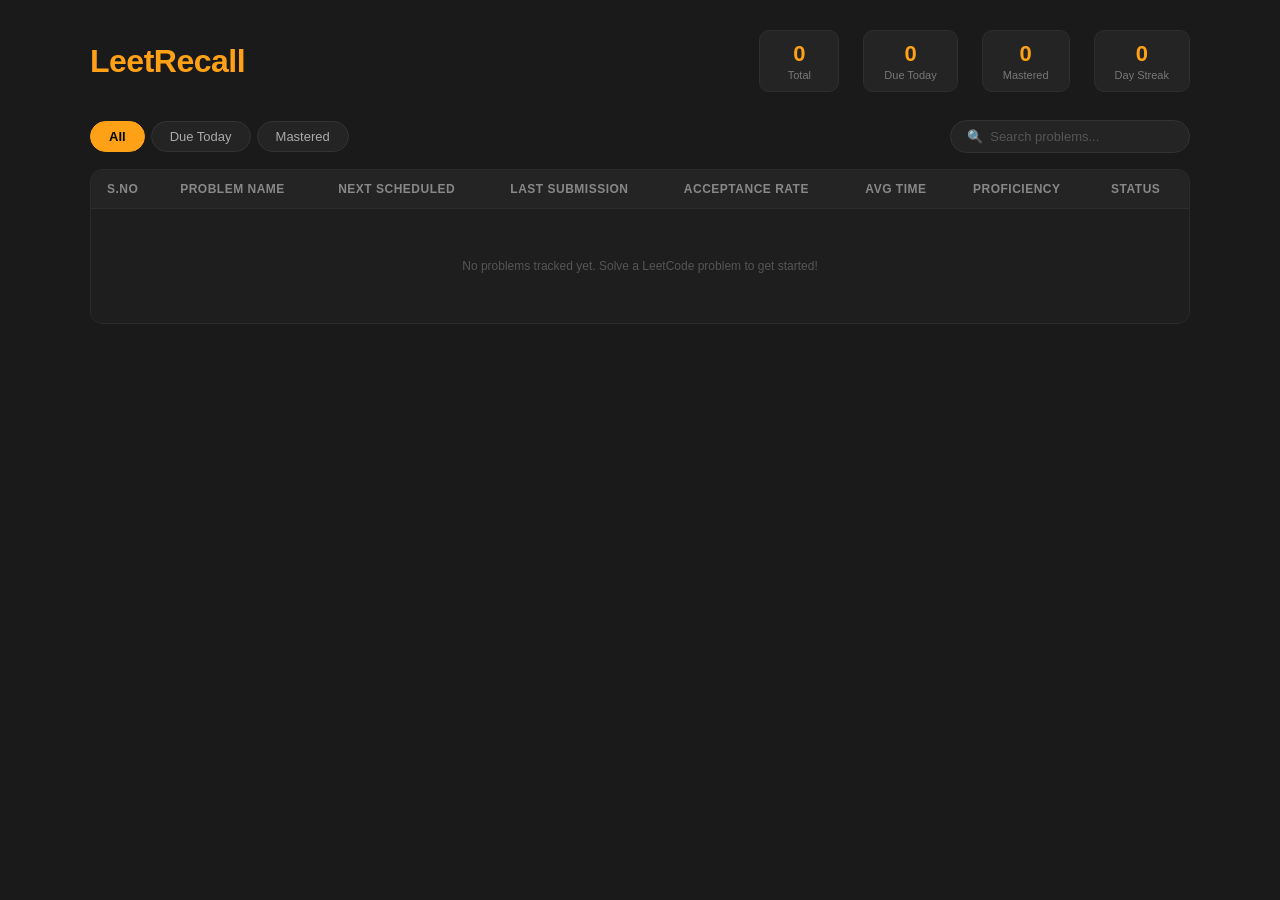
<file: index.html>
<!DOCTYPE html>
<html lang="en">
<head>
  <meta charset="UTF-8">
  <title>LeetRecall</title>
  <link rel="stylesheet" href="index.css">
</head>
<body>

  <div class="container">

    <!-- Header -->
    <div class="header">
      <h1>LeetRecall</h1>
      <div class="stats-bar">
        <div class="stat"><span id="total">0</span><label>Total</label></div>
        <div class="stat"><span id="due-today">0</span><label>Due Today</label></div>
        <div class="stat"><span id="mastered">0</span><label>Mastered</label></div>
        <div class="stat"><span id="streak">0</span><label>Day Streak</label></div>
      </div>
    </div>

    <!-- Filters -->
    <div class="controls">
      <div class="tabs">
        <button class="tab active" data-filter="all">All</button>
        <button class="tab" data-filter="due">Due Today</button>
        <button class="tab" data-filter="mastered">Mastered</button>
      </div>
      <input type="text" id="search" placeholder="🔍  Search problems..." />
    </div>

    <!-- Table -->
    <div class="table-wrapper">
      <table>
        <thead>
          <tr>
            <th>S.No</th>
            <th>Problem Name</th>
            <th>Next Scheduled</th>
            <th>Last Submission</th>
            <th>Acceptance Rate</th>
            <th>Avg Time</th>
            <th>Proficiency</th>
            <th>Status</th>
          </tr>
        </thead>
        <tbody id="problem-table">
          <tr>
            <td colspan="8" class="empty-row">No problems tracked yet. Solve a LeetCode problem to get started!</td>
          </tr>
        </tbody>
      </table>
    </div>

  </div>

  <script src="index.js"></script>
</body>
</html>
</file>
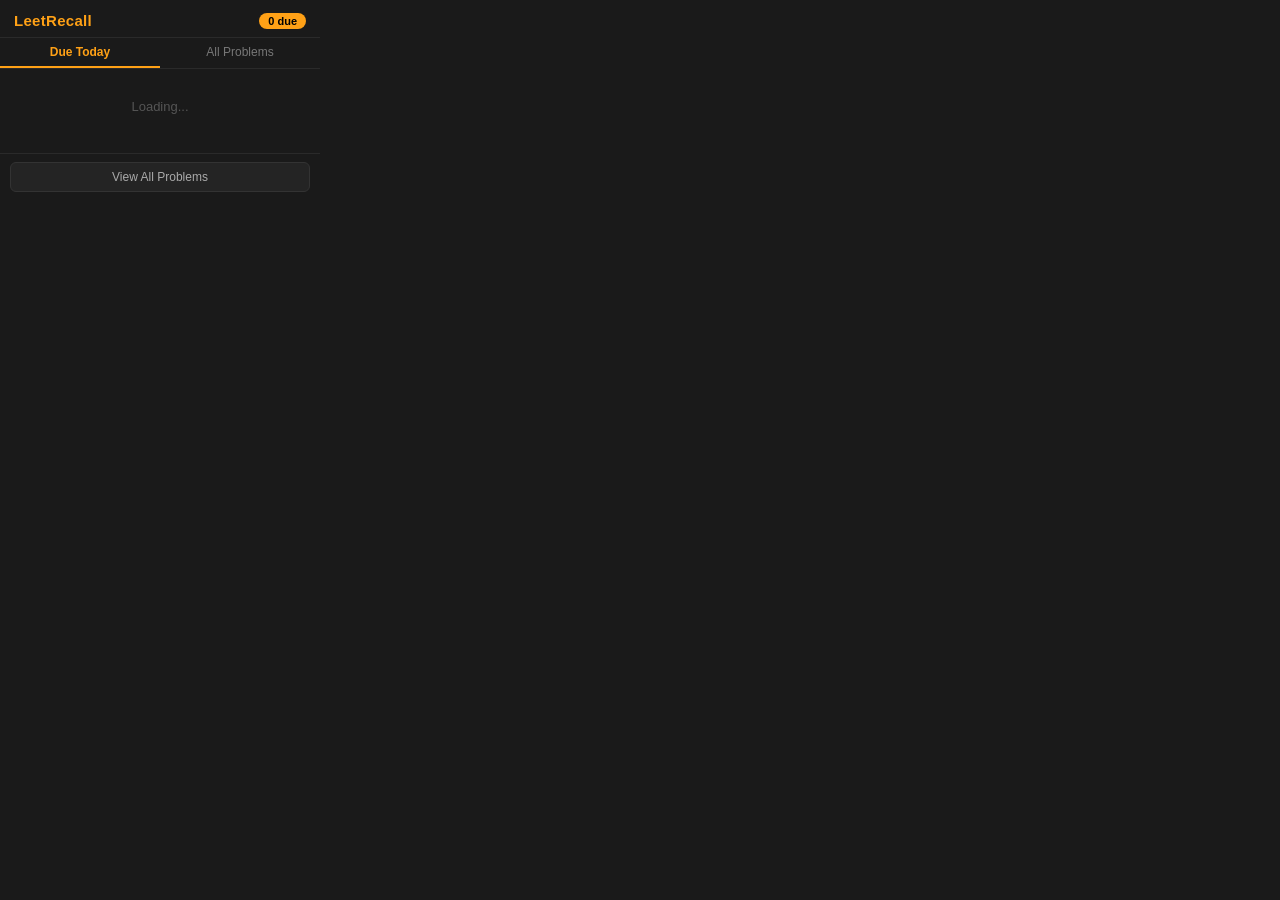
<file: popup.html>
<!DOCTYPE html>
<html lang="en">
<head>
  <meta charset="UTF-8">
  <title>LeetRecall</title>
  <link rel="stylesheet" href="style.css">
</head>
<body>

  <!-- Header -->
  <div class="header">
    <h2>LeetRecall</h2>
    <span id="due-count" class="badge">0 due</span>
  </div>

  <!-- Tabs -->
  <div id="tabs">
    <button class="tab active" data-tab="due">Due Today</button>
    <button class="tab" data-tab="all">All Problems</button>
  </div>

  <!-- Problem list -->
  <div id="content">
    <p class="loading">Loading...</p>
  </div>

  <!-- Footer with dashboard link -->
  <div class="footer">
    <button id="open-dashboard">View All Problems</button>
  </div>

  <script src="popup.js"></script>
</body>
</html>
</file>
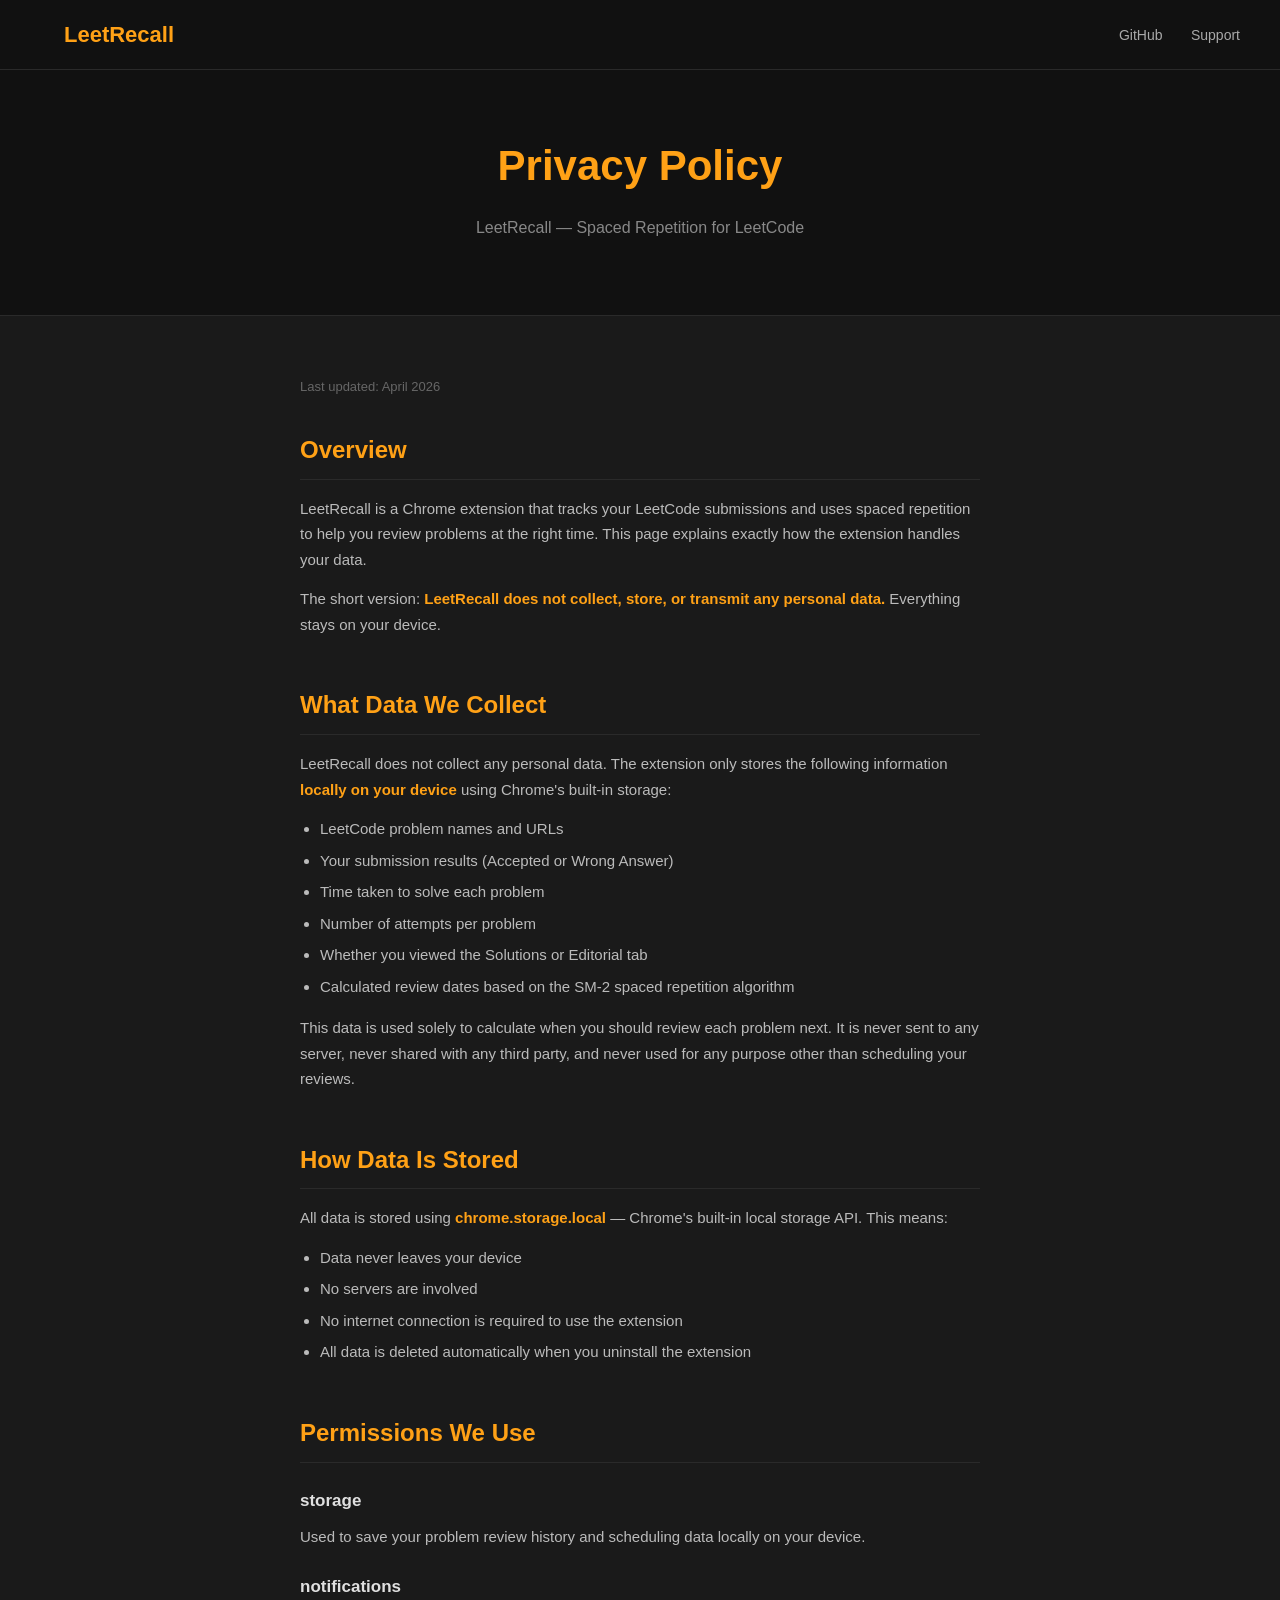
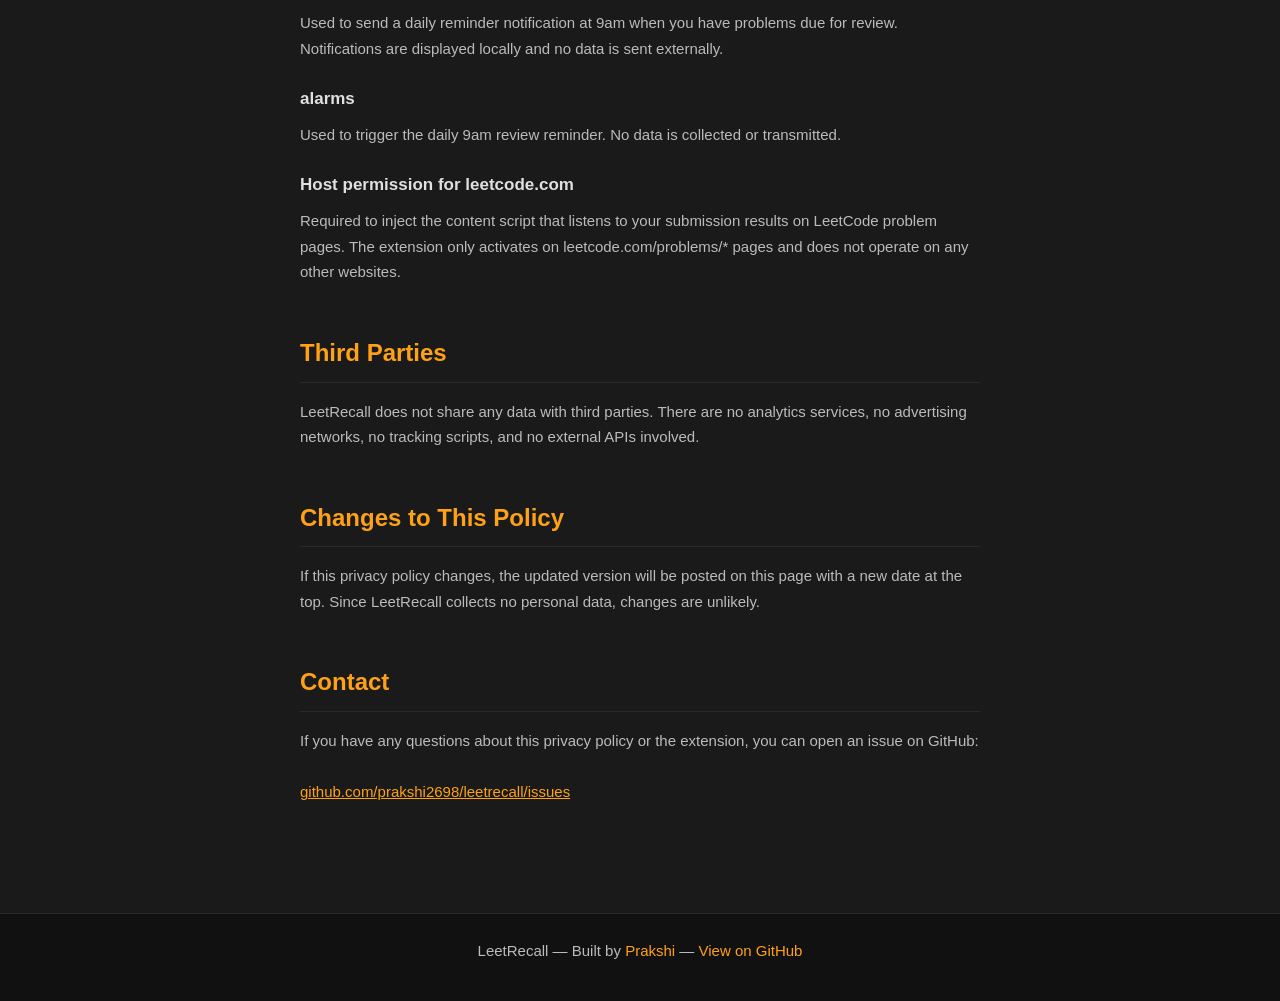
<file: privacy.html>
<!DOCTYPE html>
<html lang="en">

<head>
  <meta charset="UTF-8">
  <meta name="viewport" content="width=device-width, initial-scale=1.0">
  <title>LeetRecall - Privacy Policy</title>
  <style>
    * { box-sizing: border-box; margin: 0; padding: 0; }

    body {
      font-family: -apple-system, BlinkMacSystemFont, "Segoe UI", Roboto, sans-serif;
      background: #1a1a1a;
      color: #e0e0e0;
      min-height: 100vh;
      line-height: 1.7;
    }

    nav {
      background: #111;
      padding: 16px 40px;
      display: flex;
      align-items: center;
      justify-content: space-between;
      border-bottom: 1px solid #2a2a2a;
    }

    .logo {
      font-size: 22px;
      font-weight: 800;
      color: #ffa116;
      text-decoration: none;
    }

    nav a {
      color: #aaa;
      text-decoration: none;
      font-size: 14px;
      margin-left: 24px;
      transition: color 0.15s;
    }

    nav a:hover { color: #ffa116; }

    header {
      background: #111;
      padding: 60px 40px;
      text-align: center;
      border-bottom: 1px solid #2a2a2a;
    }

    header h1 {
      font-size: 42px;
      font-weight: 800;
      color: #ffa116;
      margin-bottom: 12px;
    }

    header p {
      font-size: 16px;
      color: #888;
    }

    main {
      max-width: 760px;
      margin: 0 auto;
      padding: 60px 40px;
    }

    section {
      margin-bottom: 48px;
    }

    h2 {
      font-size: 24px;
      font-weight: 700;
      color: #ffa116;
      margin-bottom: 16px;
      padding-bottom: 8px;
      border-bottom: 1px solid #2a2a2a;
    }

    h3 {
      font-size: 17px;
      font-weight: 600;
      color: #e0e0e0;
      margin: 24px 0 8px;
    }

    p {
      font-size: 15px;
      color: #bbb;
      margin-bottom: 14px;
    }

    ul {
      margin: 8px 0 16px 20px;
      color: #bbb;
      font-size: 15px;
    }

    ul li { margin-bottom: 6px; }

    .highlight {
      color: #ffa116;
      font-weight: 600;
    }

    .last-updated {
      font-size: 13px;
      color: #666;
      margin-bottom: 32px;
    }

    footer {
      background: #111;
      border-top: 1px solid #2a2a2a;
      padding: 24px 40px;
      text-align: center;
      color: #555;
      font-size: 13px;
    }

    footer a {
      color: #ffa116;
      text-decoration: none;
    }
  </style>
</head>

<body>

  <nav>
    <a class="logo" href="#">LeetRecall</a>
    <div>
      <a href="https://github.com/prakshi2698/leetrecall">GitHub</a>
      <a href="https://github.com/prakshi2698/leetrecall/issues">Support</a>
    </div>
  </nav>

  <header>
    <h1>Privacy Policy</h1>
    <p>LeetRecall — Spaced Repetition for LeetCode</p>
  </header>

  <main>
    <p class="last-updated">Last updated: April 2026</p>

    <section>
      <h2>Overview</h2>
      <p>
        LeetRecall is a Chrome extension that tracks your LeetCode submissions and uses spaced repetition to help you review problems at the right time. This page explains exactly how the extension handles your data.
      </p>
      <p>
        The short version: <span class="highlight">LeetRecall does not collect, store, or transmit any personal data.</span> Everything stays on your device.
      </p>
    </section>

    <section>
      <h2>What Data We Collect</h2>
      <p>LeetRecall does not collect any personal data. The extension only stores the following information <span class="highlight">locally on your device</span> using Chrome's built-in storage:</p>
      <ul>
        <li>LeetCode problem names and URLs</li>
        <li>Your submission results (Accepted or Wrong Answer)</li>
        <li>Time taken to solve each problem</li>
        <li>Number of attempts per problem</li>
        <li>Whether you viewed the Solutions or Editorial tab</li>
        <li>Calculated review dates based on the SM-2 spaced repetition algorithm</li>
      </ul>
      <p>This data is used solely to calculate when you should review each problem next. It is never sent to any server, never shared with any third party, and never used for any purpose other than scheduling your reviews.</p>
    </section>

    <section>
      <h2>How Data Is Stored</h2>
      <p>
        All data is stored using <span class="highlight">chrome.storage.local</span> — Chrome's built-in local storage API. This means:
      </p>
      <ul>
        <li>Data never leaves your device</li>
        <li>No servers are involved</li>
        <li>No internet connection is required to use the extension</li>
        <li>All data is deleted automatically when you uninstall the extension</li>
      </ul>
    </section>

    <section>
      <h2>Permissions We Use</h2>
      <h3>storage</h3>
      <p>Used to save your problem review history and scheduling data locally on your device.</p>
      
      <h3>notifications</h3>
      <p>Used to send a daily reminder notification at 9am when you have problems due for review. Notifications are displayed locally and no data is sent externally.</p>

      <h3>alarms</h3>
      <p>Used to trigger the daily 9am review reminder. No data is collected or transmitted.</p>

      <h3>Host permission for leetcode.com</h3>
      <p>Required to inject the content script that listens to your submission results on LeetCode problem pages. The extension only activates on leetcode.com/problems/* pages and does not operate on any other websites.</p>
    </section>

    <section>
      <h2>Third Parties</h2>
      <p>
        LeetRecall does not share any data with third parties. There are no analytics services, no advertising networks, no tracking scripts, and no external APIs involved.
      </p>
    </section>

    <section>
      <h2>Changes to This Policy</h2>
      <p>
        If this privacy policy changes, the updated version will be posted on this page with a new date at the top. Since LeetRecall collects no personal data, changes are unlikely.
      </p>
    </section>

    <section>
      <h2>Contact</h2>
      <p>
        If you have any questions about this privacy policy or the extension, you can open an issue on GitHub:
        <br><br>
        <a href="https://github.com/prakshi2698/leetrecall/issues" style="color:#ffa116">github.com/prakshi2698/leetrecall/issues</a>
      </p>
    </section>

  </main>

  <footer>
    <p>LeetRecall &mdash; Built by <a href="https://github.com/prakshi2698">Prakshi</a> &mdash; <a href="https://github.com/prakshi2698/leetrecall">View on GitHub</a></p>
  </footer>

</body>
</html>
</file>
<file: index.css>
/* ============================================================
   LeetRecall Dashboard
   ============================================================ */

* { box-sizing: border-box; margin: 0; padding: 0; }

body {
  font-family: -apple-system, BlinkMacSystemFont, "Segoe UI", Roboto, sans-serif;
  background: #1a1a1a;
  color: #e0e0e0;
  min-height: 100vh;
  padding: 30px 40px;
}

.container { max-width: 1100px; margin: 0 auto; }

/* ── Header ───────────────────────────────────────────────── */
.header {
  display: flex;
  justify-content: space-between;
  align-items: center;
  margin-bottom: 28px;
  flex-wrap: wrap;
  gap: 16px;
}

h1 {
  font-size: 32px;
  font-weight: 800;
  color: #ffa116;
  letter-spacing: -0.5px;
}

/* ── Stats bar ────────────────────────────────────────────── */
.stats-bar {
  display: flex;
  gap: 24px;
}

.stat {
  display: flex;
  flex-direction: column;
  align-items: center;
  background: #242424;
  border: 1px solid #2e2e2e;
  border-radius: 10px;
  padding: 10px 20px;
  min-width: 80px;
}

.stat span {
  font-size: 22px;
  font-weight: 700;
  color: #ffa116;
}

.stat label {
  font-size: 11px;
  color: #777;
  margin-top: 2px;
}

/* ── Controls ─────────────────────────────────────────────── */
.controls {
  display: flex;
  justify-content: space-between;
  align-items: center;
  margin-bottom: 16px;
  gap: 16px;
  flex-wrap: wrap;
}

.tabs { display: flex; gap: 6px; }

.tab {
  padding: 7px 18px;
  background: #242424;
  border: 1px solid #333;
  border-radius: 20px;
  color: #aaa;
  cursor: pointer;
  font-size: 13px;
  font-weight: 500;
  transition: all 0.15s;
}

.tab:hover { border-color: #ffa116; color: #ffa116; }

.tab.active {
  background: #ffa116;
  color: #000;
  font-weight: 700;
  border-color: #ffa116;
}

#search {
  padding: 8px 16px;
  background: #242424;
  border: 1px solid #333;
  border-radius: 20px;
  color: #e0e0e0;
  font-size: 13px;
  width: 240px;
  outline: none;
  transition: border 0.15s;
}

#search:focus { border-color: #ffa116; }
#search::placeholder { color: #555; }

/* ── Table ────────────────────────────────────────────────── */
.table-wrapper {
  background: #1e1e1e;
  border: 1px solid #2a2a2a;
  border-radius: 12px;
  overflow: hidden;
}

table {
  width: 100%;
  border-collapse: collapse;
}

thead tr {
  background: #242424;
  border-bottom: 1px solid #2e2e2e;
}

th {
  padding: 12px 16px;
  text-align: left;
  font-size: 12px;
  font-weight: 600;
  color: #888;
  text-transform: uppercase;
  letter-spacing: 0.5px;
  white-space: nowrap;
}

tbody tr {
  border-bottom: 1px solid #252525;
  transition: background 0.1s;
}

tbody tr:last-child { border-bottom: none; }
tbody tr:hover { background: #242424; }

td {
  padding: 13px 16px;
  font-size: 13px;
  vertical-align: middle;
}

/* S.No */
td:first-child { color: #555; font-size: 12px; }

/* Problem name link */
.prob-link {
  color: #e0e0e0;
  text-decoration: none;
  font-weight: 500;
}
.prob-link:hover { color: #ffa116; }

/* Dates */
.date-cell { color: #aaa; font-size: 12px; }
.date-due  { color: #ffa116; font-weight: 600; }

/* Acceptance rate */
.rate-high   { color: #00b8a3; }
.rate-medium { color: #ffc01e; }
.rate-low    { color: #ef4743; }

/* Proficiency badges */
.badge {
  display: inline-block;
  padding: 3px 10px;
  border-radius: 12px;
  font-size: 11px;
  font-weight: 700;
  text-transform: uppercase;
  letter-spacing: 0.3px;
}

.badge-novice    { background: #1c3a5a; color: #5b9bd5; }
.badge-learning  { background: #3a2a00; color: #ffa116; }
.badge-familiar  { background: #1a3a1a; color: #00b8a3; }
.badge-proficient{ background: #2a1a3a; color: #c084fc; }
.badge-mastered  { background: #1a3a2a; color: #4ade80; }

/* Status */
.status-due      { color: #ffa116; font-weight: 600; font-size: 12px; }
.status-upcoming { color: #555;    font-size: 12px; }
.status-mastered { color: #4ade80; font-size: 12px; }

/* Empty state */
.empty-row {
  text-align: center;
  padding: 50px !important;
  color: #555;
  font-size: 14px;
}
</file>
<file: style.css>
/* styles.css — LeetRecall Popup UI */


* {
  box-sizing: border-box;
  margin: 0;
  padding: 0;
}

body {
  font-family: -apple-system, BlinkMacSystemFont, "Segoe UI", Roboto, sans-serif;
  width: 320px;
  min-height: 200px;
  max-height: 500px;
  background: #1a1a1a;
  color: #e0e0e0;
  display: flex;
  flex-direction: column;
}

/* Header */
.header {
  display: flex;
  justify-content: space-between;
  align-items: center;
  padding: 12px 14px 8px;
  border-bottom: 1px solid #2a2a2a;
}

h2 {
  color: #ffa116;
  font-size: 15px;
  font-weight: 700;
  letter-spacing: 0.3px;
}

.badge {
  background: #ffa116;
  color: #000;
  border-radius: 12px;
  padding: 2px 9px;
  font-size: 11px;
  font-weight: 700;
}

/*Tabs*/
#tabs {
  display: flex;
  gap: 0;
  border-bottom: 1px solid #2a2a2a;
}

.tab {
  flex: 1;
  padding: 7px 0;
  background: transparent;
  border: none;
  border-bottom: 2px solid transparent;
  color: #777;
  cursor: pointer;
  font-size: 12px;
  font-weight: 500;
  transition: all 0.15s;
}

.tab:hover { color: #ccc; }

.tab.active {
  color: #ffa116;
  border-bottom-color: #ffa116;
  font-weight: 700;
}

/*Content area*/
#content {
  flex: 1;
  overflow-y: auto;
  padding: 10px 10px 6px;
}

/* Scrollbar styling */
#content::-webkit-scrollbar { width: 4px; }
#content::-webkit-scrollbar-track { background: #1a1a1a; }
#content::-webkit-scrollbar-thumb { background: #333; border-radius: 4px; }

/* Problem card  */
.card {
  background: #222;
  border: 1px solid #2e2e2e;
  border-radius: 8px;
  padding: 10px 12px;
  margin-bottom: 8px;
  transition: border-color 0.15s;
}

.card:hover { border-color: #444; }

.card-due {
  border-left: 3px solid #ffa116;
}

.card-header {
  display: flex;
  justify-content: space-between;
  align-items: flex-start;
  gap: 6px;
  margin-bottom: 6px;
}

.card-title {
  color: #e0e0e0;
  text-decoration: none;
  font-size: 13px;
  font-weight: 600;
  line-height: 1.3;
  flex: 1;
}

.card-title:hover { color: #ffa116; }

.tag-due {
  background: #ff4444;
  color: #fff;
  font-size: 9px;
  font-weight: 700;
  border-radius: 4px;
  padding: 2px 5px;
  white-space: nowrap;
  flex-shrink: 0;
}

.card-meta,
.card-stats {
  display: flex;
  gap: 10px;
  font-size: 11px;
  color: #666;
  margin-top: 4px;
}

.card-meta span,
.card-stats span {
  cursor: default;
}

/* Empty state */
.empty {
  text-align: center;
  padding: 30px 10px;
  color: #555;
  font-size: 13px;
  line-height: 2;
}

/*Loading */
.loading {
  color: #555;
  font-size: 13px;
  padding: 20px;
  text-align: center;
}

/*Footer */
.footer {
  padding: 8px 10px;
  border-top: 1px solid #2a2a2a;
}

#open-dashboard {
  width: 100%;
  padding: 7px;
  background: #242424;
  border: 1px solid #333;
  border-radius: 6px;
  color: #aaa;
  font-size: 12px;
  cursor: pointer;
  transition: all 0.15s;
}

#open-dashboard:hover {
  background: #ffa116;
  color: #000;
  border-color: #ffa116;
  font-weight: 600;
}
</file>
